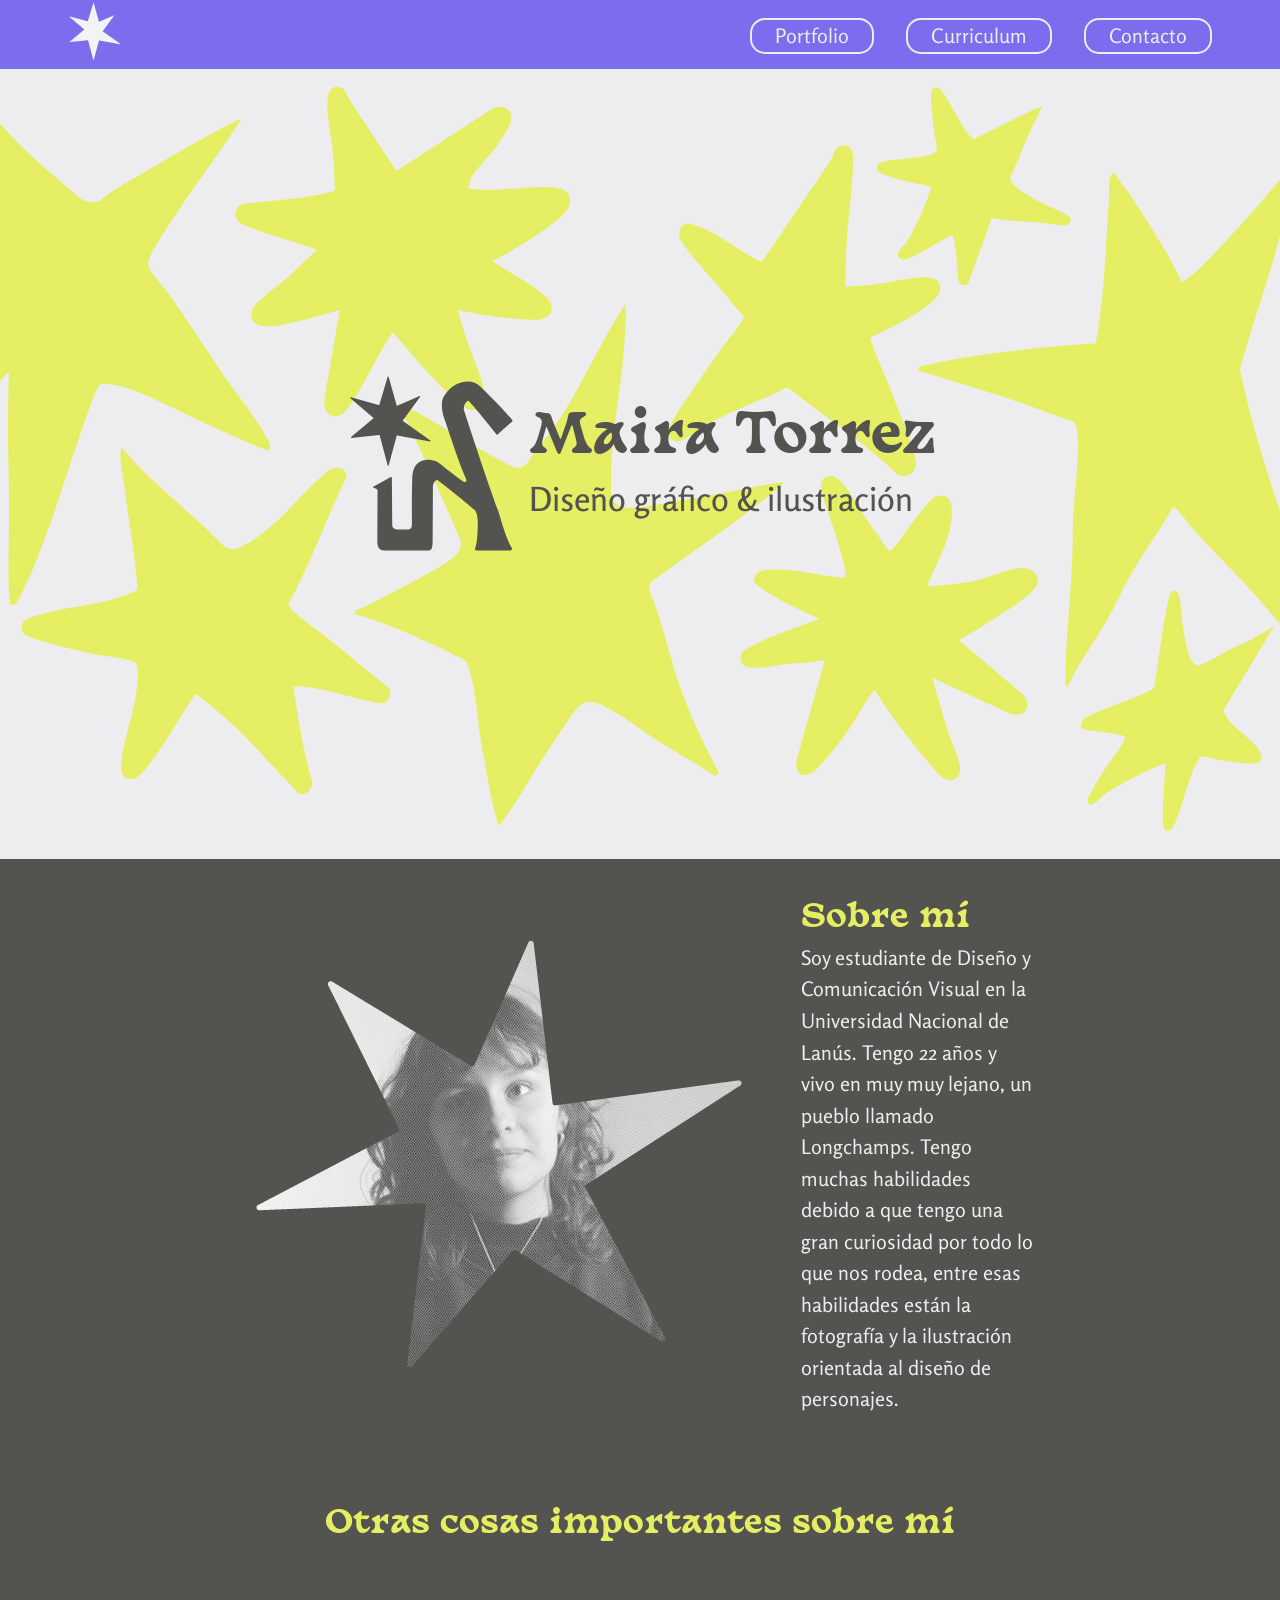
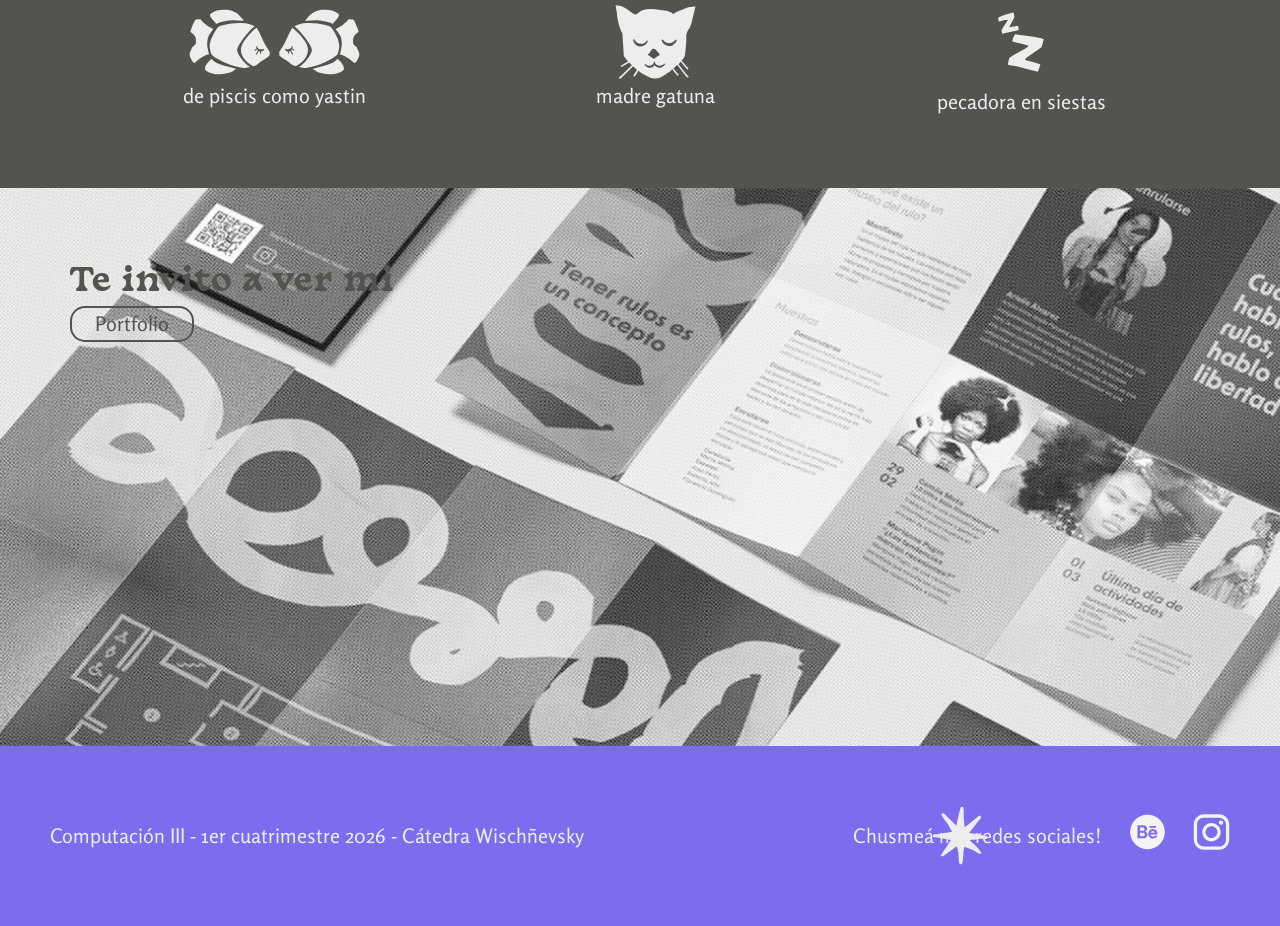
<file: index.html>
<!DOCTYPE html>
<html>

<head>
    <meta charset="utf-8" />
    <meta name="viewport" content="width=device-width, initial-scale=1.0">
    <title>Torrez Maira</title>
    <link rel="stylesheet" href="estilosCV.css" type="text/css">
    <style>
        @import url('https://fonts.googleapis.com/css2?family=Rosario:ital,wght@0,300..700;1,300..700&display=swap');
    </style>
    <link rel="icon" type="image/x-icon" href="img/svg/favicon.svg">
</head>

<body>
    <header>
        <a href="index.html">
            <img class="estrella-header" src="img/svg/logo_header.svg" alt="mairatorrezlogo" width="54" height="57" />
        </a>
        <nav>
            <a class="botonera" href="portfolio.html">Portfolio</a>
            <a class="botonera" href="curriculum.html">Curriculum</a>
            <a class="botonera" href="contacto.html">Contacto</a>
        </nav>

    </header>

    <main>
        <section id="hero">
            <img src="img/svg/logo.svg" alt="logo" width="175" height="187" />
            <div class="contenedor">
                <h1>Maira Torrez</h1>
                <p class="bajada">Diseño gráfico & ilustración</p>
            </div>
        </section>

        <section class="sobre-mi">
            <div class="sobre-mi-contenedor">
                <img class="estrella-foto" src="img/72dpi/foto-estrella.png" alt="Foto de Maira Torrez" width="504" height="432" />
                <div class="columna-sobremi">
                    <h2>Sobre mí</h2>
                    <p>Soy estudiante de Diseño y Comunicación Visual en la Universidad Nacional de Lanús. Tengo 22 años
                        y
                        vivo en muy muy lejano, un pueblo llamado Longchamps.
                        Tengo muchas habilidades debido a que tengo una gran curiosidad por todo lo que nos rodea, entre
                        esas habilidades están la fotografía y la ilustración orientada al diseño de personajes.</p>
                </div>
            </div>

            <article class="sobre-mi">
                <h2>Otras cosas importantes sobre mí</h2>
                <div class="conjunto-icons">
                    <div id="peces" class="icon">
                        <img src="img/svg/peces.svg" alt="dos peces" width="199" height="76" />
                        <p>
                            de piscis como yastin
                        </p>
                    </div>
                    <div id="gato" class="icon">
                        <img src="img/svg/gato.svg" alt="gato" width="83" height="76" />
                        <p>
                            madre gatuna
                        </p>
                    </div>
                    <div id="zz" class="icon">
                        <img src="img/svg/zz.svg" alt="dibujo de sueño" width="68" height="88" />
                        <p>
                            pecadora en siestas
                        </p>
                    </div>
                </div>
            </article>

        </section>

        <section id="invitacion">
            <h2 class="h2-negro">Te invito a ver mi</h2>
            <a class="botonera-negra" href="portfolio.html" target="_blank">Portfolio</a>
        </section>

    </main>
    <footer>
        <p>Computación III - 1er cuatrimestre 2026 - Cátedra Wischñevsky</p>
        <img class="estrella-footer" src="img/svg/ochopuntas.svg" alt="icon-estrella-ocho-puntas" width="64"
            height="69" />
        <div class="redes">
            <p>Chusmeá mis redes sociales!</p>
            <ul class="redes">
                <li>
                    <a href="https://www.behance.net/mairav" target="_blank">
                        <img src="img/svg/redes_behance.svg" alt="behance-logo" width="37" height="36">
                    </a>
                </li>
                <li>
                    <a href="https://www.instagram.com/torrezconz_?igsh=MXIzZGVwbGYzOGRzbA==" target="_blank">
                        <img src="img/svg/redes_ig.svg" alt="instagram-logo" width="37" height="36">
                    </a>
                </li>
            </ul>
        </div>
    </footer>
</body>

</html>
</file>
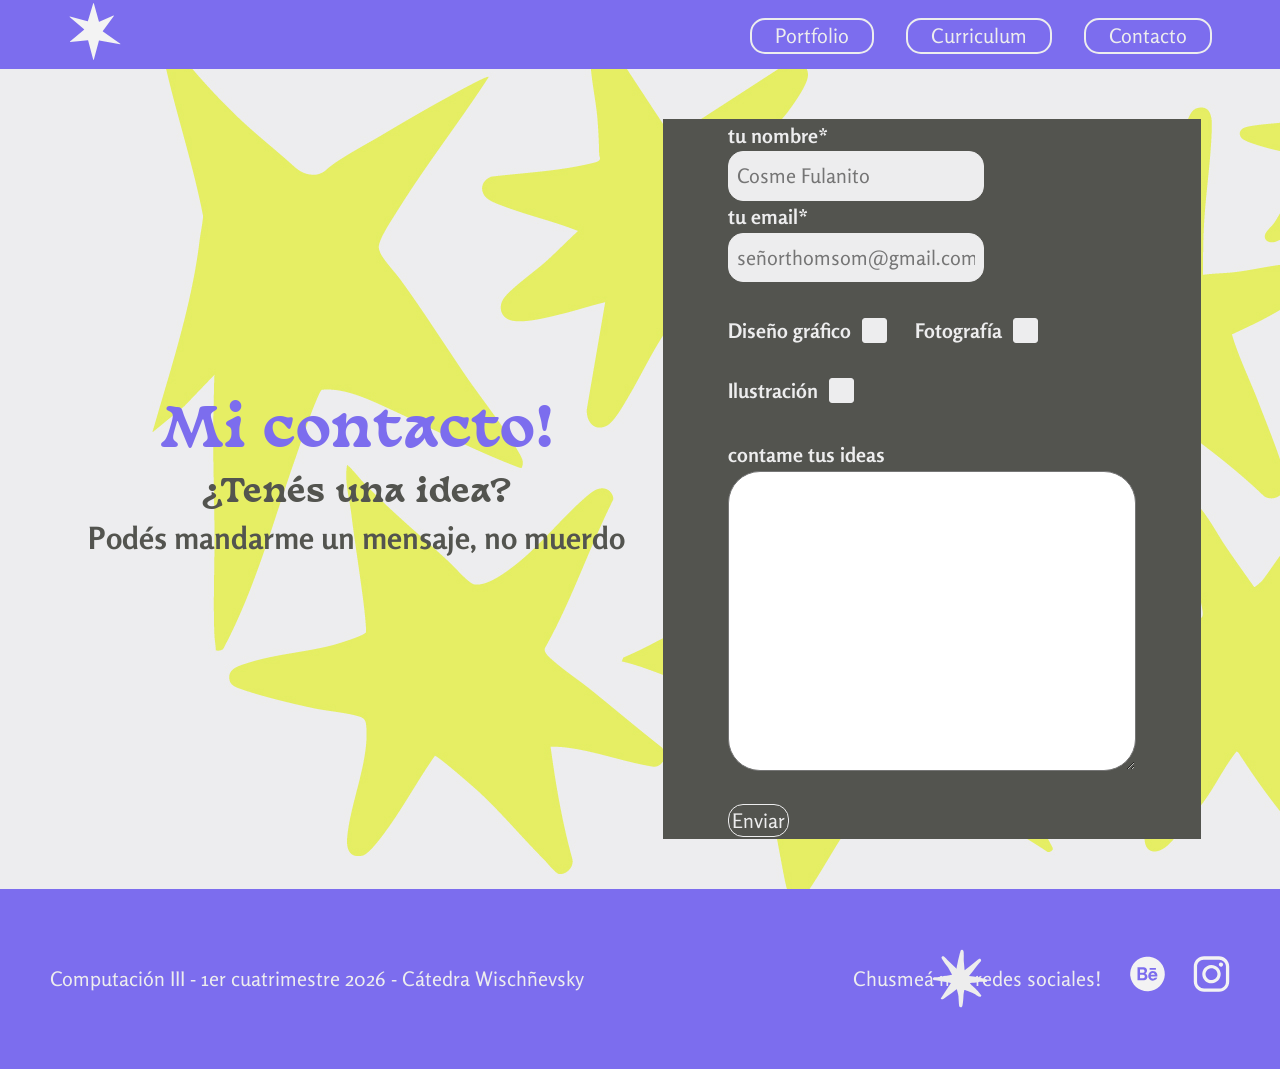
<file: contacto.html>
<!DOCTYPE html>
<html>

<head>
    <meta charset="utf-8" />
    <title>Torrez Maira</title>
    <link rel="stylesheet" href="estilosCV.css" type="text/css">
    <style>
        @import url('https://fonts.googleapis.com/css2?family=Rosario:ital,wght@0,300..700;1,300..700&display=swap');
    </style>
    <link rel="icon" type="image/x-icon" href="img/svg/favicon.svg">
</head>

<body class="contacto-body">

    <header>
        <a href="index.html">
            <img class="estrella-header" src="img/svg/logo_header.svg" alt="mairatorrezlogo" width="54" height="57" />
        </a>
        <nav>
            <a class="botonera" href="portfolio.html">Portfolio</a>
            <a class="botonera" href="curriculum.html">Curriculum</a>
            <a class="botonera" href="contacto.html">Contacto</a>
        </nav>

    </header>

    <main class="main-contacto">
        <section class="idea">
            <h1 class="h1-violeta">Mi contacto! </h1>
            <h2 class="h2-negro">¿Tenés una idea?</h2>
            <h3 class="h3-negro">Podés mandarme un mensaje, no muerdo</h3>
        </section>
        <form method="post" action="" target="_blank" enctype="text/plain">
            <section>
                <div>
                    <label for="nombre">tu nombre*</label>
                    <input type="text" name="nombre" id="nombre" maxlength="30" placeholder="Cosme Fulanito" required>
                </div>
                <div>
                    <label for="email">tu email*</label>
                    <input type="email" name="email" id="email" placeholder="señorthomsom@gmail.com" required>
                </div>
            </section>
            <div class="check-list">
                <label>Diseño gráfico <input type="checkbox" name="servicio" value="Diseño Gráfico" id="diseño"></label>
                <label>Fotografía<input type="checkbox" name="servicio" value="Fotografía" id="fotografia"></label>
                <label>Ilustración<input type="checkbox" name="servicio" value="Ilustración" id="ilustración"></label>
            </div>

            <div>
                <label>contame tus ideas</label>
                <textarea name="mensaje" id="mensaje"></textarea>
            </div>

            <input type="submit" value="Enviar" class="button-enviar">

        </form>
    </main>
    <footer>
        <p>Computación III - 1er cuatrimestre 2026 - Cátedra Wischñevsky</p>
        <img class="estrella-footer" src="img/svg/ochopuntas.svg" alt="icon-estrella-ocho-puntas" width="64" height="69" />
        <div class="redes">
            <p>Chusmeá mis redes sociales!</p>
            <ul class="redes">
                <li>
                    <a href="https://www.behance.net/mairav" target="_blank">
                        <img src="img/svg/redes_behance.svg" alt="behance-logo" width="37" height="36">
                    </a>
                </li>
                <li>
                    <a href="https://www.instagram.com/torrezconz_?igsh=MXIzZGVwbGYzOGRzbA==" target="_blank">
                        <img src="img/svg/redes_ig.svg" alt="instagram-logo" width="37" height="36">
                    </a>
                </li>
            </ul>
        </div>
    </footer>


</body>

</html>
</file>
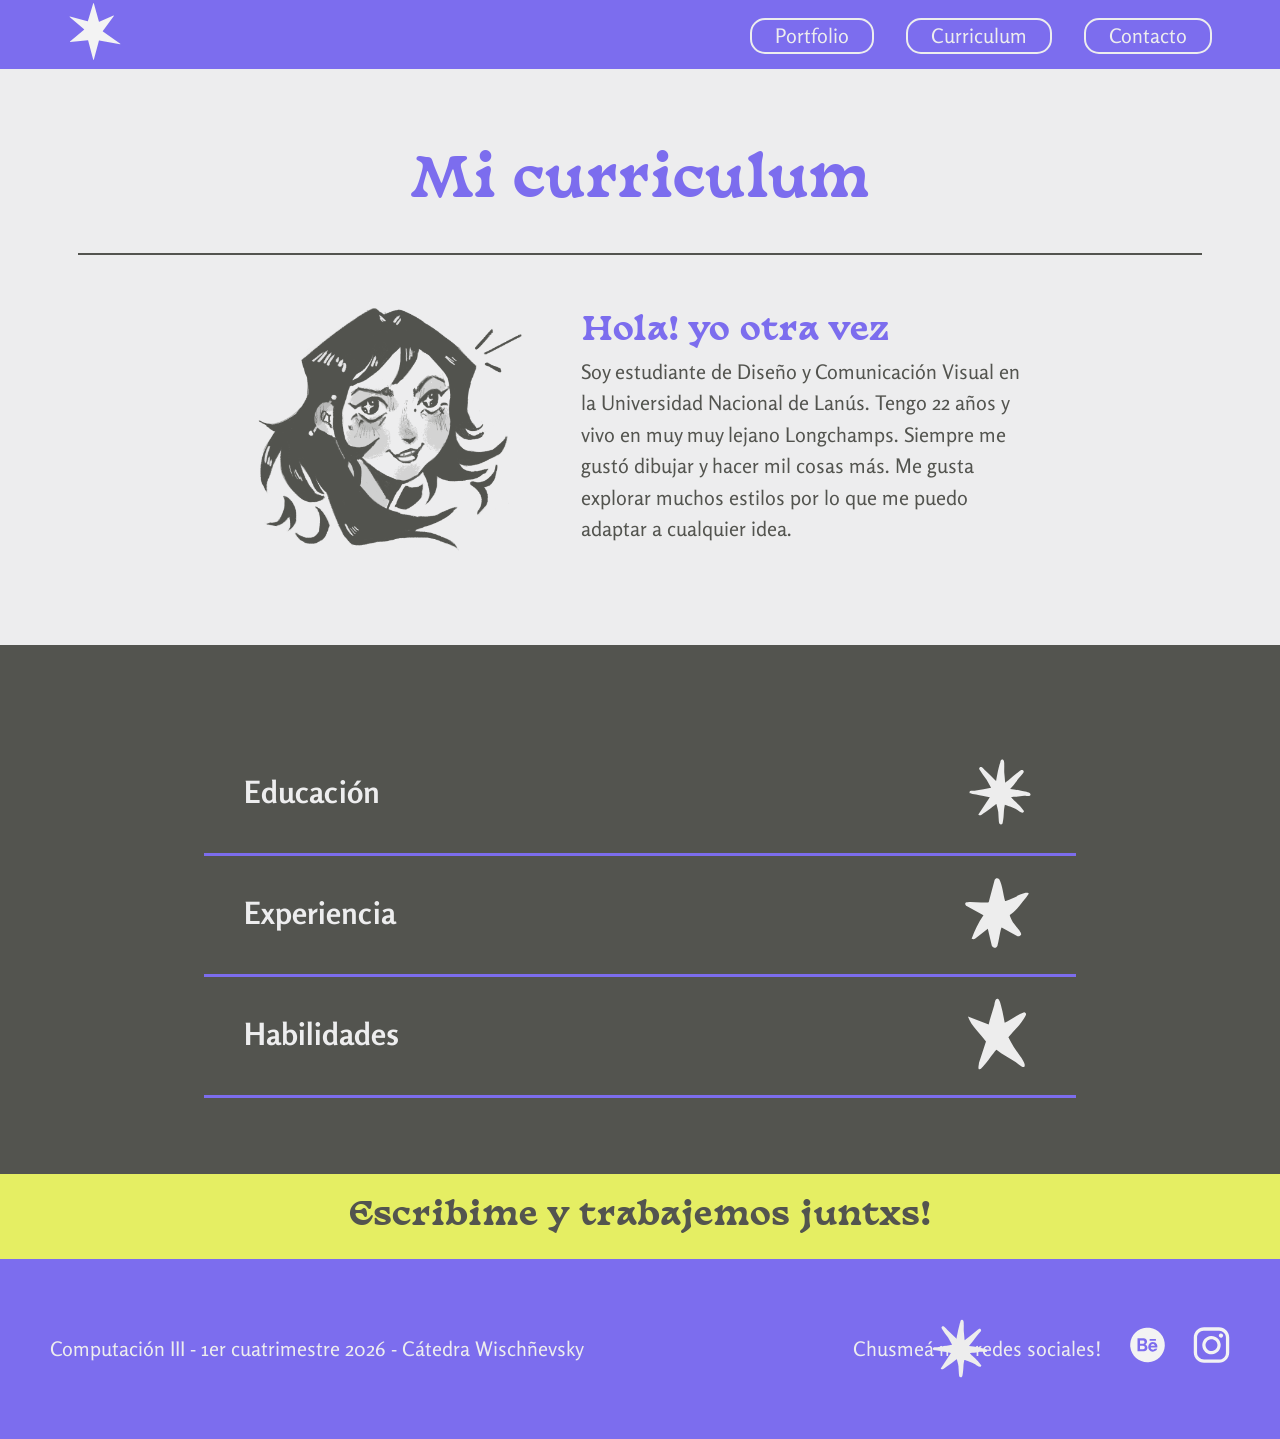
<file: curriculum.html>
<!DOCTYPE html>
<html>

<head>
    <meta charset="utf-8" />
    <title>Torrez Maira</title>
    <link rel="stylesheet" href="estilosCV.css" type="text/css">
    <style>
        @import url('https://fonts.googleapis.com/css2?family=Rosario:ital,wght@0,300..700;1,300..700&display=swap');
    </style>
    <link rel="icon" type="image/x-icon" href="img/svg/favicon.svg">
</head>

<body>
    <header>
        <a href="index.html">
            <img class="estrella-header" src="img/svg/logo_header.svg" alt="mairatorrezlogo" width="54" height="57" />
        </a>
        <nav>
            <a class="botonera" href="portfolio.html">Portfolio</a>
            <a class="botonera" href="curriculum.html">Curriculum</a>
            <a class="botonera" href="contacto.html">Contacto</a>
        </nav>

    </header>

    <main>
        <section id="cv-sobremi">
            <h1 class="h1-violeta">Mi curriculum</h1>
            <article id="info-curriculum">
                <img src="img/svg/maitorrez.svg" alt="ilustración-sobre-mi" width="282" height="282">
                <div class="columna-sobremi">
                    <h2 class="h1-violeta">Hola! yo otra vez</h2>
                    <p class="p-negro">Soy estudiante de Diseño y Comunicación Visual en la Universidad Nacional de
                        Lanús.
                        Tengo
                        22 años y vivo en
                        muy muy lejano Longchamps.
                        Siempre me gustó dibujar y hacer mil cosas más. Me gusta explorar muchos estilos por lo que me
                        puedo
                        adaptar
                        a cualquier idea.</p>
                </div>
            </article>
        </section>
        <section id="desplegable">
            <details>
                <summary>
                    <img src="img/svg/ochopuntas.svg" alt="estrella-ocho-puntas" width="72" height="82">
                    <h3>Educación</h3>
                </summary>
                <article class="info">
                    <h4>Lic. Diseño y Comunicación Visual</h4>
                    <p class="italic">Universidad Nacional de Lanús 2022 - en curso</p>
                </article>
                <article class="info">
                    <h4>Fotografia Básica</h4>
                    <p class="italic">Estudio Mitre 2024</p>
                </article>
                <article class="info">
                    <h4>Taller de Grabado</h4>
                    <p class="italic">Marzo 2024 - julio 2024</p>
                </article>
            </details>

            <details>
                <summary>
                    <img src="img/svg/seispuntas.svg" alt="estrella-seis-puntas" width="78" height="82">
                    <h3>Experiencia</h3>
                </summary>
                <article class="info">
                    <h4>Asistente de Taller I - UNLa</h4>
                    <p class="italic">2023 - enero</p>
                    <ul>
                        <li>Orientacion a estudiantes de diseño</li>
                        <li>Asistencia en correciones de trabajos y proyectos</li>
                        <li>Trabajo con docentes</li>
                    </ul>
                </article>
                <article class="info">
                    <h4>Fotógrafa de eventos</h4>
                    <p class="italic">Marzo 2024</p>
                    <ul>
                        <li>Cobertura fotográfica de eventos sociales</li>
                        <li>Edición yretoque de imágenes con herramientas digitales</li>
                        <li>Entrega de material optimizado para redes sociales</li>
                        <li>Composición y narrativa visual</li>
                    </ul>
                </article>
            </details>

            <details>
                <summary>
                    <img src="img/svg/cincopuntas.svg" alt="estrella-cinco-puntas" width="78" height="82">
                    <h3>Habilidades</h3>
                </summary>
                <div class="habilidades-li">
                    <ul>
                        <li>Adobe Creative Suite</li>
                        <li>Diseño de editorial y branding</li>
                        <li>Piezas digitales e impresas</li>
                        <li>Ilustración digital y tradicional</li>
                    </ul>

                    <ul>
                        <li>Composición visual y manejo de color</li>
                        <li>Desarrollo de conceptos creativos</li>
                        <li>Fotografía y edición</li>
                        <li>Postproducción para redes sociales</li>
                    </ul>
                </div>
                <article id="apps">
                    <img src="img/72dpi/ps.png" alt="photoshop" width="56" height="56">
                    <img src="img/72dpi/ai.png" alt="illustrator" width="56" height="56">
                    <img src="img/72dpi/lr.png" alt="lightroom" width="56" height="56">
                    <img src="img/72dpi/id.png" alt="indesign" width="56" height="56">
                    <img src="img/72dpi/figma.png" alt="" width="56" height="56">
                </article>
            </details>
        </section>


        <a href="contacto.html" id="escribime">
            <h2 class="h2-negro">Escribime y trabajemos juntxs!</h2>
        </a>
    </main>
    <footer>
        <p>Computación III - 1er cuatrimestre 2026 - Cátedra Wischñevsky</p>
        <img class="estrella-footer" src="img/svg/ochopuntas.svg" alt="icon-estrella-ocho-puntas" width="64"
            height="69" />
        <div class="redes">
            <p>Chusmeá mis redes sociales!</p>
            <ul class="redes">
                <li>
                    <a href="https://www.behance.net/mairav" target="_blank">
                        <img src="img/svg/redes_behance.svg" alt="behance-logo" width="37" height="36">
                    </a>
                </li>
                <li>
                    <a href="https://www.instagram.com/torrezconz_?igsh=MXIzZGVwbGYzOGRzbA==" target="_blank">
                        <img src="img/svg/redes_ig.svg" alt="instagram-logo" width="37" height="36">
                    </a>
                </li>
            </ul>
        </div>
    </footer>


</body>

</html>
</file>
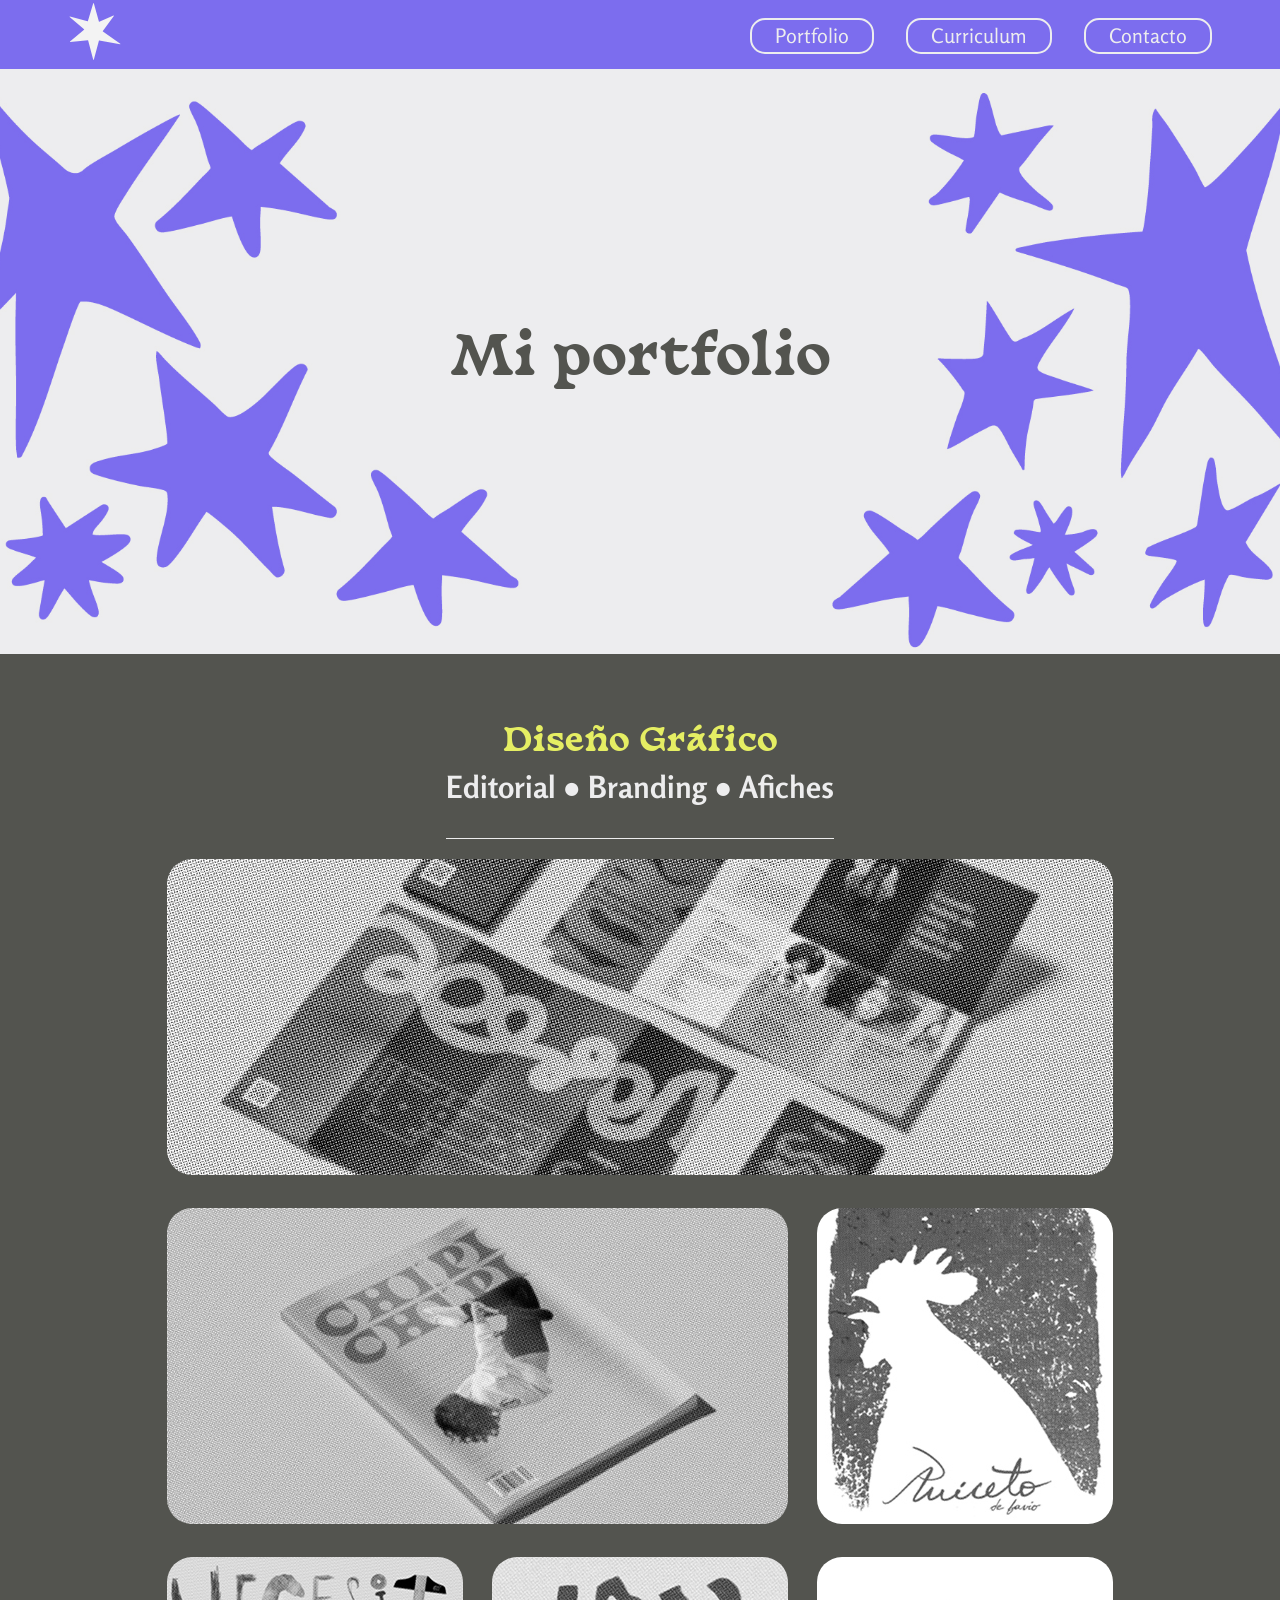
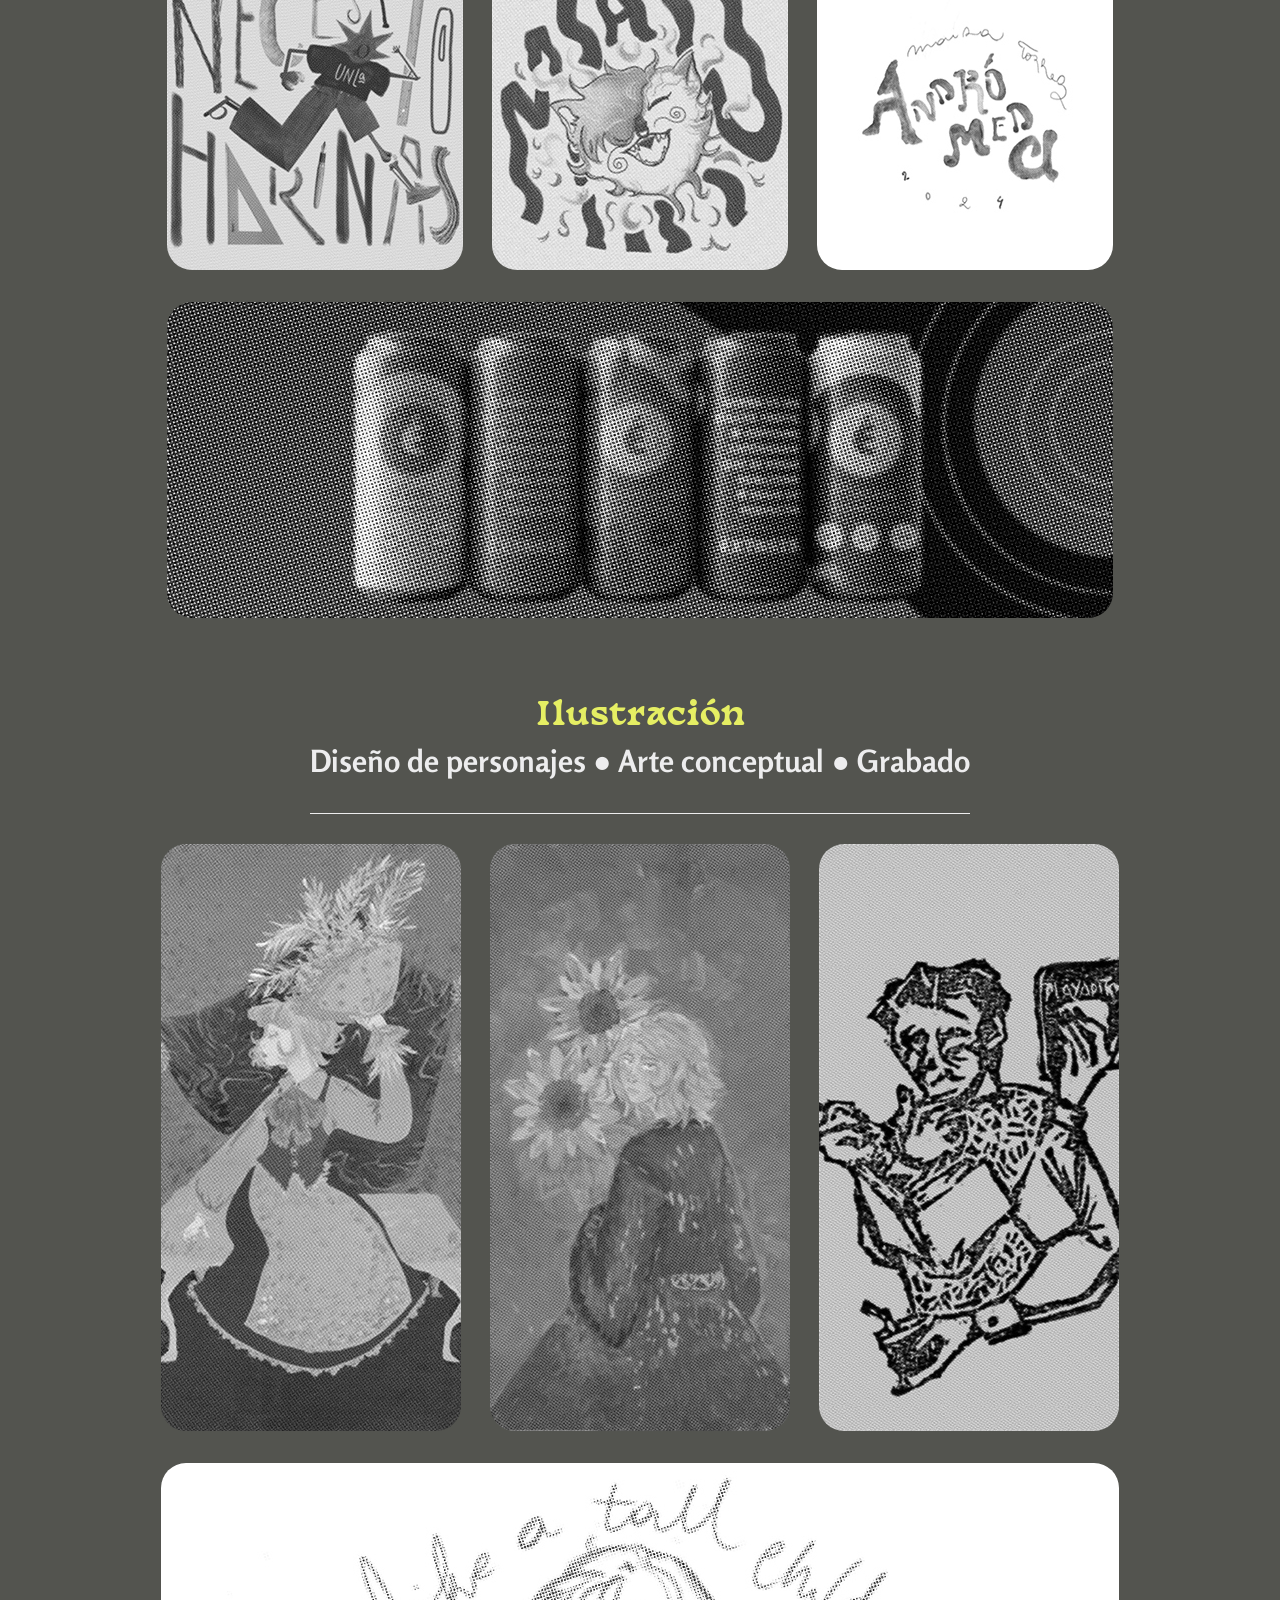
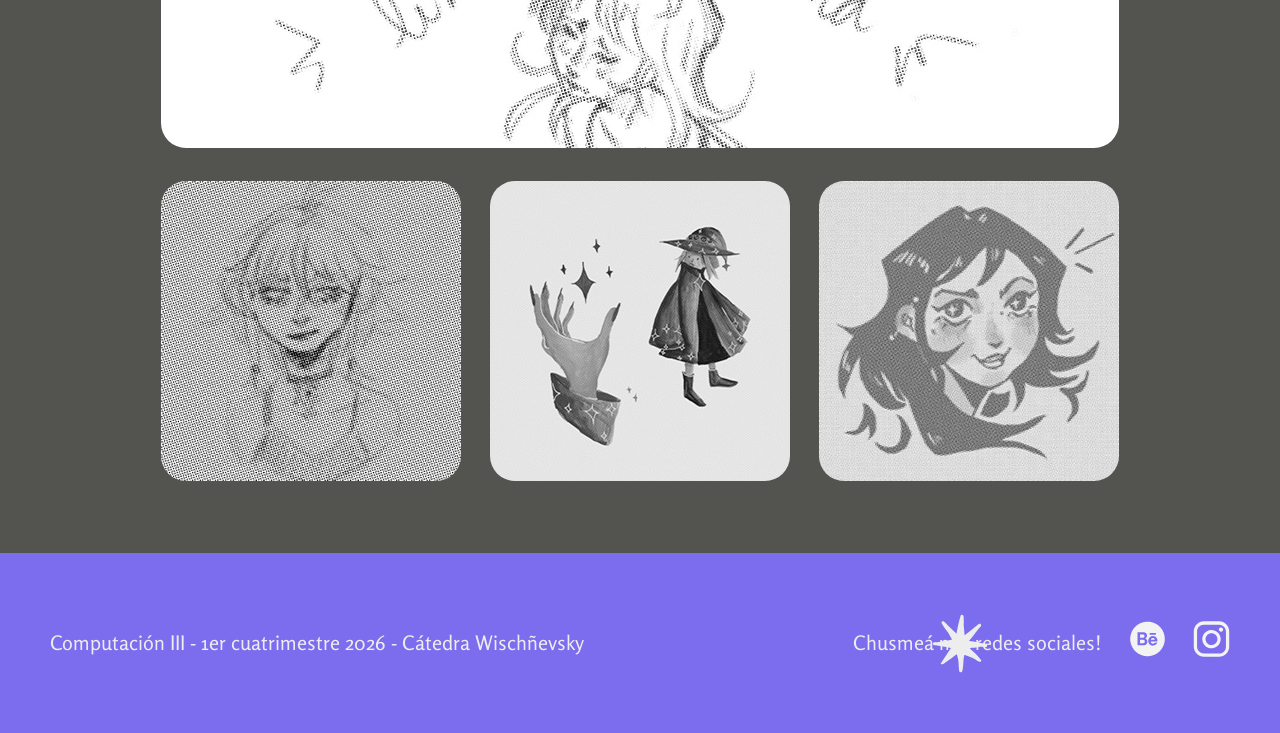
<file: portfolio.html>
<!DOCTYPE html>
<html>

<head>
    <meta charset="utf-8" />
    <title>Torrez Maira</title>
    <link rel="stylesheet" href="estilosCV.css" type="text/css">
    <link rel="stylesheet" type="text/css" href="lightbox/jquery.fancybox.css">
    <style>
        @import url('https://fonts.googleapis.com/css2?family=Rosario:ital,wght@0,300..700;1,300..700&display=swap');
    </style>
    <link rel="icon" type="image/x-icon" href="img/svg/favicon.svg">

</head>

<body>
    <header>
        <a href="index.html">
            <img class="estrella-header" src="img/svg/logo_header.svg" alt="mairatorrezlogo" width="54" height="57" />
        </a>
        <nav>
            <a class="botonera" href="portfolio.html">Portfolio</a>
            <a class="botonera" href="curriculum.html">Curriculum</a>
            <a class="botonera" href="contacto.html">Contacto</a>
        </nav>

    </header>

    <main>
        <section id="intro-portfolio">
            <h1> Mi portfolio</h1>
        </section>
        <section id="galeria">
            <article class="subtitulo-portfolio">
                <h2>Diseño Gráfico</h2>
                <h3>Editorial ● Branding ● Afiches</h3>
            </article>
            <div id="diseño-grafico">
                <a href="img/72dpi/overlay_crespos.jpg" data-fancybox="gallery"
                    data-caption="Museo del Rulo - Taller de Diseño III - 2025">
                    <img src="img/72dpi/thumbnail_crespos.jpg" alt="museo del rulo" />
                </a>

                <a href="img/72dpi/overlay_chipichipi.jpg" data-fancybox="gallery"
                    data-caption="Revista ChipiChipi - CompuII-2023">
                    <img src="img/72dpi/thumbnail_chipichipi.jpg" alt="Revista ChipiChipi" />
                </a>

                <a href="img/72dpi/overlay_aniceto.jpg" data-fancybox="gallery"
                    data-caption="Afiche Aniceto - Taller de Diseño II - 2023">
                    <img src="img/72dpi/thumbnail_aniceto.jpg" alt="afiche aniceto pelicula" />
                </a>

                <a href="img/72dpi/overlay_maraton1.jpg" data-fancybox="gallery" data-caption="La Maratón - 2024">
                    <img src="img/72dpi/thumbnail_maraton1.jpg" alt="la maraton" />
                </a>

                <a href="img/72dpi/overlay_maraton2.jpg" data-fancybox="gallery" data-caption="La Maratón - 2025">
                    <img src="img/72dpi/thumbnail_lamaraton2.jpg" alt="calendario la maraton" />
                </a>

                <a href="img/72dpi/overlay_andromeda.jpg" data-fancybox="gallery" data-caption="Andrómeda - 2024">
                    <img src="img/72dpi/thumbnail_andromeda.jpg" alt="portada andrómeda" />
                </a>

                <a href="img/72dpi/overlay_extasis.gif" data-fancybox="gallery"
                    data-caption="Éxtasis - Taller de Diseño III - 2025">
                    <img src="img/72dpi/thumbnail_extasis.jpg" alt="latas extasis" />
                </a>
            </div>
            <article class="subtitulo-portfolio">
                <h2>Ilustración</h2>
                <h3>Diseño de personajes ● Arte conceptual ● Grabado</h3>
            </article>

            <div id="ilustracion">
                <a href="img/72dpi/overlay_sueños.jpg" data-fancybox="gallery" data-caption="Sueños - MEII - 2023">
                    <img src="img/72dpi/thumbnail_sueños.jpg" alt="ilustracion-sueños" />
                </a>

                <a href="img/72dpi/overlay_illusgab.jpg" data-fancybox="gallery" data-caption="Ilustracion - MEII-2023">
                    <img src="img/72dpi/thumbnail_ilusgrab.jpg" alt="ilustracion" />
                </a>

                <a href="img/72dpi/overlay_grabado.jpg" data-fancybox="gallery"
                    data-caption="Xilografía - Taller de Grabado">
                    <img src="img/72dpi/thumbnail_grabado.jpg" alt="grbado en xilografía" />
                </a>

                <a href="img/72dpi/overlay_child.jpg" data-fancybox="gallery"
                    data-caption="Ilustración digital 2023">
                    <img src="img/72dpi/thumbnail_child.jpg" alt="ilustracion digital" />
                </a>

                <a href="img/72dpi/overlay_natti.jpg" data-fancybox="gallery" data-caption="Concept art - Diseño de Personajes">
                    <img src="img/72dpi/thumbnail_natti.jpg" alt="concept art boceto" />
                </a>

                <a href="img/72dpi/overlay_salem.jpg" data-fancybox="gallery" data-caption="Salem - Taller de Diseño I">
                    <img src="img/72dpi/thumbnail_salem.jpg" alt="ilustraciones salem" />
                </a>

                <a href="img/72dpi/overlay_fdp.jpg" data-fancybox="gallery" data-caption="Ilustración 2026">
                    <img src="img/72dpi/thumbnail_fdp.jpg" alt="ilustracion foto de perfil" />
                </a>
            </div>
        </section>
    </main>

    <footer>
        <p>Computación III - 1er cuatrimestre 2026 - Cátedra Wischñevsky</p>
        <img class="estrella-footer" src="img/svg/ochopuntas.svg" alt="icon-estrella-ocho-puntas" width="64"
            height="69" />
        <div class="redes">
            <p>Chusmeá mis redes sociales!</p>
            <ul class="redes">
                <li>
                    <a href="https://www.behance.net/mairav" target="_blank">
                        <img src="img/svg/redes_behance.svg" alt="behance-logo" width="37" height="36">
                    </a>
                </li>
                <li>
                    <a href="https://www.instagram.com/torrezconz_?igsh=MXIzZGVwbGYzOGRzbA==" target="_blank">
                        <img src="img/svg/redes_ig.svg" alt="instagram-logo" width="37" height="36">
                    </a>
                </li>
            </ul>
        </div>
    </footer>
    <script src="lightbox/jquery.min.js"></script>
    <script src="lightbox/jquery.fancybox.js"></script>
</body>

</html>
</file>
<file: estilosCV.css>
/* CSS DOCUMENT*/
@charset "utf-8";

@font-face {
    font-family: "Basteleur";
    src: url(fuentes/Basteleur-Moonlight.ttf) format(truetype);
    font-weight: normal;
    font-style: normal;
}

@font-face {
    font-family: "Basteleur";
    src: url(fuentes/Basteleur-Bold.ttf) format(truetype);
    font-weight: normal;
    font-style: normal;
}

:root {
    --estrella: #7C6DEE;
    --fugaz: #E5EE63;
    --polvo: #EDEDEE;
    --espacio: #53544F;
}

@keyframes girar {
    from {
        transform: rotate(0deg);
    }

    to {
        transform: rotate(360deg);
    }
}

body {
    background-color: var(--espacio);
}

header {
    background-color: var(--estrella);
    display: flex;
    justify-content: space-between;
    align-items: center;
    padding: 3px 68px 0px;
    position: sticky;
    top: 0;
    z-index: 10;
}

nav {
    display: flex;
    align-items: center;
    gap: 32px;

}


footer {
    background-color: var(--estrella);
    display: flex;
    align-items: center;
    flex-wrap: wrap;
    justify-content: space-between;
    min-height: 20vh;
    padding: 0 50px;
}

.estrella-footer {
    position: absolute;
    left: 928px;
}

.redes {
    display: flex;
    align-items: center;
    gap: 27px;
    flex-direction: row;
}

ul {
    display: flex;
    gap: 5px;
    flex-direction: column;
    padding: 10px 0px;
}

li {
    list-style: none;
    color: var(--polvo);
}


* {
    font-family: "Rosario", sans-serif;
    font-size: 1.12rem;
    font-style: normal;
    font-weight: 400;
    line-height: 1.76rem;
    text-wrap-style: balance;
    margin: 0;
    box-sizing: border-box;
}

a {
    text-decoration: none;
}

.estrella-header {
    animation: girar 12s linear infinite;
    transition: .3s ease;
}

.estrella-header:hover {
    content: url(img/svg/verde_logo_header.svg);
}

.botonera {
    color: var(--polvo);
    border: solid 2px;
    border-radius: 15px;
    padding: 0px 23px;
}

.botonera:hover {
    background-color: var(--fugaz);
    color: var(--estrella);
}

.botonera-negra {
    color: var(--espacio);
    border: solid 2px;
    border-radius: 15px;
    padding: 0px 23px;
}

.botonera-negra:hover {
    background: var(--fugaz);
    color: var(--estrella);
}


h1 {
    font-family: 'Basteleur', serif;
    font-size: 3rem;
    font-style: normal;
    font-weight: 400;
    line-height: 4rem;
    color: var(--espacio);
}

.h1-verde {
    color: var(--fugaz);
}

.h1-violeta {
    color: var(--estrella);
}

h2 {
    font-family: Basteleur;
    font-size: 1.78rem;
    font-style: normal;
    font-weight: 400;
    line-height: 2.7rem;
    color: var(--fugaz)
}

.h2-negro {
    color: var(--espacio);
}


h3 {
    font-size: 1.7rem;
    font-style: normal;
    font-weight: 700;
    line-height: 2.375rem;
    color: var(--polvo);
}

.h3-negro {
    color: var(--espacio);
}

h4 {
    font-size: 1.5rem;
    font-style: normal;
    font-weight: 600;
    line-height: 2.375rem;
    color: var(--fugaz);
}

p {
    text-align: left;
    max-width: 1025px;
    color: var(--polvo);
}

.p-negro {
    color: var(--espacio);
}

.italic {
    font-style: italic;
}

.bajada {
    font-size: 1.85rem;
    font-weight: 500;
    line-height: 2.8rem;
    color: var(--espacio);
}

/*index*/

#hero {
    background-image: url(img/72dpi/estrellas_hero.jpg);
    background-position: center;
    height: 790px;
    display: flex;
    justify-content: center;
    align-items: center;
    gap: 10px;
}

.contenedor {
    display: flex;
    flex-direction: column;
}

.sobre-mi {
    display: flex;
    flex-direction: column;
    align-items: center;
    gap: 50px;
    flex-wrap: wrap;
    padding: 35px;
}

.sobre-mi-contenedor {
    display: flex;
    align-items: center;
    max-width: 65%;
    flex-direction: row;
    gap: 50px;
    justify-content: center;
}

.columna-sobremi {
    display: flex;
    flex-direction: column;
    align-items: flex-start;
    width: 40%;
}

.conjunto-icons {
    display: flex;
    align-items: center;
    gap: 222px;
    align-self: stretch;
}

.icon {
    display: flex;
    flex-direction: column;
    align-items: center;
}

#peces:hover img {
    content: url(img/svg/pecesbeso.svg);
}

#gato:hover img {
    content: url(img/svg/gatoestrella.svg);
}

#zz:hover img {
    content: url(img/svg/zzestrella.svg);
}

#invitacion {
    background: url(img/72dpi/te_invito_a_ver_mi\ portfolio.jpg) lightgray 50% / cover no-repeat;
    height: 62vh;
    display: flex;
    flex-direction: column;
    align-items: flex-start;
    padding: 70px;
}

/*curriculum*/

summary {
    list-style: none;
    display: flex;
    flex-direction: row-reverse;
    align-items: center;
    padding: 36px 40px 20px;
    border-bottom: solid 3px var(--estrella);
    justify-content: space-between;
    margin-bottom: -20px;
    cursor: pointer;
}

details[open] summary {
    margin-bottom: 10px;
    transition: margin 600ms cubic-bezier(0.25, 0.46, 0.45, 0.94);
}

details[open] summary img {
    transition: transform .4s ease;
    transform: rotate(20deg);
}

#desplegable {
    margin: 0% 12% 2%;
    padding: 70px 50px;
}

#info-curriculum {
    display: flex;
    align-items: center;
    gap: 50px;
    justify-content: center;
    border-top: solid 2px var(--espacio);
    padding-top: 30px;
}

#cv-sobremi {
    background: var(--polvo);
    display: flex;
    flex-direction: column;
    align-items: center;
    padding: 78px;
    gap: 35px;
}

#escribime {
    color: var(--espacio);
    background-color: var(--fugaz);
    display: flex;
    justify-content: center;
    align-items: center;
    height: 85px;
    text-decoration: none;
}

#escribime:hover h2 {
    display: flex;
    justify-content: center;
    align-items: center;
    color: var(--fugaz);
    background-color: var(--espacio);
    width: 1920px;
    height: 85px;
}

.info {
    padding: 54px 42px 26px;
    display: flex;
    align-items: center;
    border-bottom: solid 1px var(--polvo);
    justify-content: space-between;
}

.habilidades-li {
    display: flex;
    justify-content: space-evenly;
    padding: 45px 30px;
    border-bottom: solid 1px var(--polvo);
}

#apps {
    display: flex;
    justify-content: space-evenly;
    padding: 30px;
}

/*contacto*/

.contacto-body {
    background-image: url(img/72dpi/estrellas_contacto.jpg);
}

.main-contacto {
    display: flex;
    margin: 50px;
    justify-content: space-evenly;
    align-items: center;
}

.idea {
    width: 47%;
    text-align: center;
}

form {
    display: flex;
    flex-direction: column;
    width: 42vw;
    height: 80vh;
    background-color: var(--espacio);
    gap: 33px;
    padding: 65px;
    justify-content: center;
}


form section {
    display: flex;
    max-width: 475px;
    justify-content: space-between;
    flex-wrap: wrap;
}

form div {
    display: flex;
    flex-direction: column;
}

.check-list {
    display: flex;
    flex-direction: row;
    gap: 28px;
    flex-wrap: wrap;
}

label {
    font-weight: 700;
    color: var(--polvo);
    display: flex;
    align-items: center;
    gap: 11px;
}

input {
    background-color: var(--polvo);
    border-radius: 15px;
    padding: 8px;
    border: solid 1px var(--polvo);
}

textarea {
    border-radius: 32px;
    max-width: 676px;
    min-height: 300px;
    padding: 8px;
}

.button-enviar {
    background-color: var(--espacio);
    color: var(--polvo);
    width: 15%;
    padding: 0;
    border-color: var(--polvo);
}

.button-enviar:hover {
    color: var(--estrella);
    background-color: var(--fugaz);
}

input[type="checkbox"] {
    appearance: none;
    width: 25px;
    height: 25px;
    background-color: var(--polvo);
    border-radius: 3px;
}

input[type="checkbox"]:checked {
    background: url(img/svg/checked.svg) center/100% no-repeat;
    background-color: var(--polvo);
}

/*portfolio*/

#intro-portfolio {
    background-image: url(img/72dpi/estrellas_portfolio.jpg);
    background-size: cover;
    background-position: center;
    background-repeat: no-repeat;
    width: 100%;
    height: 65vh;
    display: flex;
    justify-content: center;
    align-items: center;
}

#galeria {
    display: flex;
    margin: 5% 0%;
    flex-direction: column;
    align-items: center;
}

.subtitulo-portfolio {
    display: flex;
    flex-direction: column;
    align-items: center;
    padding-bottom: 30px;
    border-bottom: solid 1px var(--polvo);
}

#diseño-grafico {
    display: flex;
    max-width: 946px;
    row-gap: 24px;
    column-gap: 29px;
    flex-wrap: wrap;
    padding: 20px 0px 65px;
}

#ilustracion {
    display: flex;
    max-width: 958px;
    row-gap: 24px;
    column-gap: 29px;
    flex-wrap: wrap;
    padding-top: 30px;
}

#diseño-grafico img, #ilustracion img {
    border-radius: 25px;
    transition: .4s ease;
    filter: grayscale(100%);
}

#diseño-grafico img:hover, #ilustracion img:hover {
    filter: grayscale(0%);
    transform: scale(1.03)
}

@media screen and (max-width: 500px) {

    p {
        font-size: 1rem;
    }

    h1 {
        font-size: 2rem;
        line-height: 3rem;
        text-align: center;
    }

    h2 {
        font-size: 1.5rem;
        text-align: center;
    }

    .bajada {
        font-size: 1.5rem;
        line-height: 2rem;
        text-align: center;
    }

    header {
        flex-direction: column;
        justify-content: space-evenly;
        min-height: 15vh;
    }

    .estrella-header {
        height: auto;
    }

    a {
        display: flex;
        justify-content: center;

    }

    .botonera {
        padding: 0px 8px;
        font-size: 1rem;
    }

    .h2-negro {
        color: var(--polvo);
        text-shadow: 0 4px 4px rgba(0, 0, 0, 0.25);
    }

    .botonera-negra {
        color: var(--polvo);
        box-shadow: 0 4px 4px 0 rgba(0, 0, 0, 0.06);
    }

    nav {
        gap: 8px;
    }

    .contenedor {
        width: 73%;
    }

    #hero {
        flex-direction: column;
    }

    .contenedor {
        align-items: center;
    }

    .estrella-foto {
        max-width: 80vw;
        height: auto;
    }

    .sobre-mi-contenedor {
        flex-direction: column;
    }

    .columna-sobremi {
        width: 100%;
    }

    .conjunto-icons {
        gap: 44px;
        width: 100%;
        flex-direction: column-reverse;
    }

    footer {
        flex-direction: column-reverse;
        align-content: center;
    }

    footer p {
        text-align: center;
    }

    .estrella-footer {
        position: static;
    }

    #invitacion {
        align-items: center;
        height: 60vh;
    }
}
</file>
